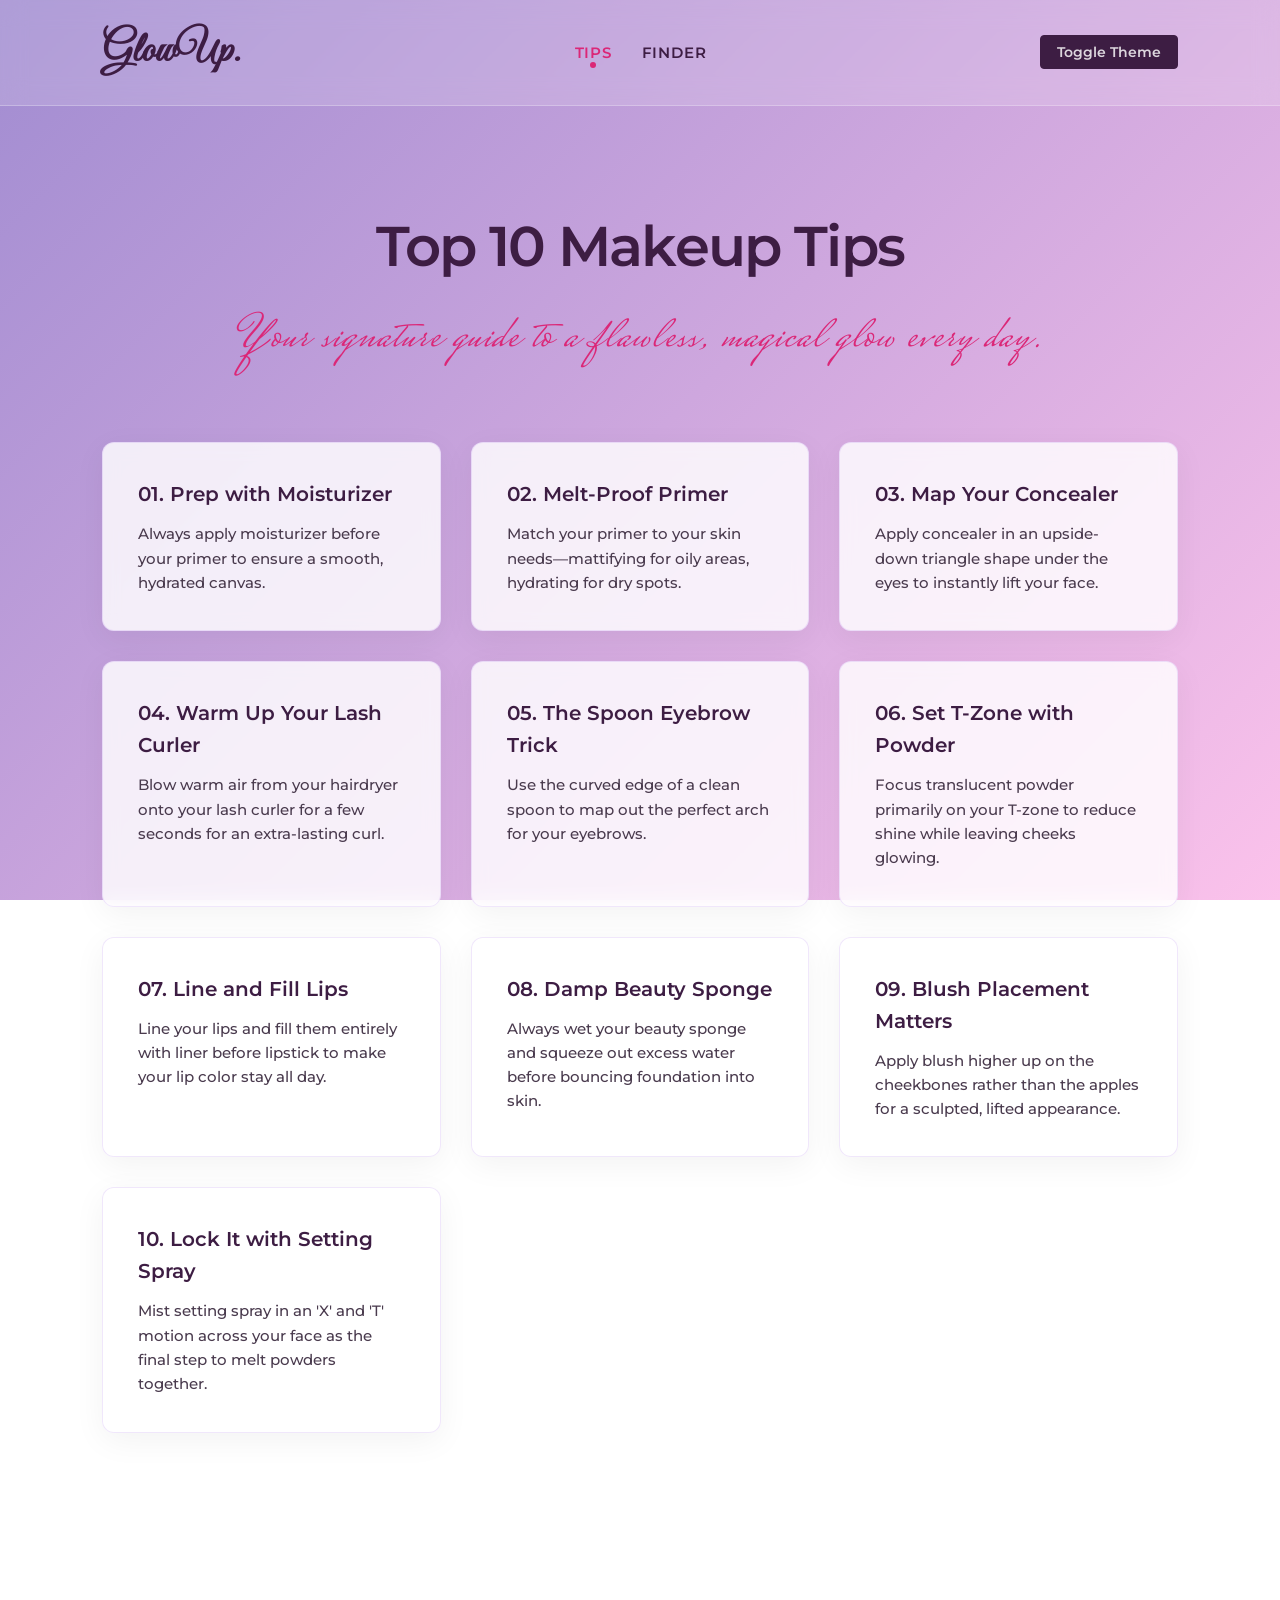
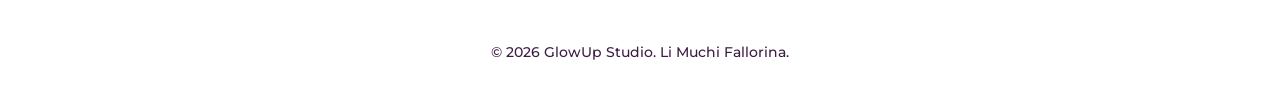
<file: index.html>
<!DOCTYPE html>
<html lang="en">
<head>
    <meta charset="UTF-8">
    <meta name="viewport" content="width=device-width, initial-scale=1.0">
    <title>GlowUp | Minimalist Guide</title>
    <link rel="preconnect" href="https://fonts.googleapis.com">
    <link rel="preconnect" href="https://fonts.gstatic.com" crossorigin>
    <link href="https://fonts.googleapis.com/css2?family=Great+Vibes&family=Mrs+Saint+Delafield&family=Montserrat:wght@300;400;500;600&display=swap" rel="stylesheet">
    <link rel="stylesheet" href="./style.css">
</head>
<body>

    <header>
        <div class="logo">GlowUp.</div>
        <nav>
            <ul>
                <li><a href="index.html" class="active">Tips</a></li>
                <li><a href="products.html">Finder</a></li>
            </ul>
        </nav>
        <button id="theme-toggle">Toggle Theme</button>
    </header>

    <main>
        <section class="hero">
            <h1>Top 10 Makeup Tips</h1>
            <p class="subtitle">Your signature guide to a flawless, magical glow every day.</p>
        </section>

        <section class="tips-container">
            <div class="tips-grid">
                <div class="tip-card">
                    <h3>01. Prep with Moisturizer</h3>
                    <p>Always apply moisturizer before your primer to ensure a smooth, hydrated canvas.</p>
                </div>
                <div class="tip-card">
                    <h3>02. Melt-Proof Primer</h3>
                    <p>Match your primer to your skin needs—mattifying for oily areas, hydrating for dry spots.</p>
                </div>
                <div class="tip-card">
                    <h3>03. Map Your Concealer</h3>
                    <p>Apply concealer in an upside-down triangle shape under the eyes to instantly lift your face.</p>
                </div>
                <div class="tip-card">
                    <h3>04. Warm Up Your Lash Curler</h3>
                    <p>Blow warm air from your hairdryer onto your lash curler for a few seconds for an extra-lasting curl.</p>
                </div>
                <div class="tip-card">
                    <h3>05. The Spoon Eyebrow Trick</h3>
                    <p>Use the curved edge of a clean spoon to map out the perfect arch for your eyebrows.</p>
                </div>
                <div class="tip-card">
                    <h3>06. Set T-Zone with Powder</h3>
                    <p>Focus translucent powder primarily on your T-zone to reduce shine while leaving cheeks glowing.</p>
                </div>
                <div class="tip-card">
                    <h3>07. Line and Fill Lips</h3>
                    <p>Line your lips and fill them entirely with liner before lipstick to make your lip color stay all day.</p>
                </div>
                <div class="tip-card">
                    <h3>08. Damp Beauty Sponge</h3>
                    <p>Always wet your beauty sponge and squeeze out excess water before bouncing foundation into skin.</p>
                </div>
                <div class="tip-card">
                    <h3>09. Blush Placement Matters</h3>
                    <p>Apply blush higher up on the cheekbones rather than the apples for a sculpted, lifted appearance.</p>
                </div>
                <div class="tip-card">
                    <h3>10. Lock It with Setting Spray</h3>
                    <p>Mist setting spray in an 'X' and 'T' motion across your face as the final step to melt powders together.</p>
                </div>
            </div>
        </section>
    </main>

    <footer>
        <p>&copy; 2026 GlowUp Studio. Li Muchi Fallorina.</p>
    </footer>

    <script src="./script.js"></script>
</body>
</html>
</file>
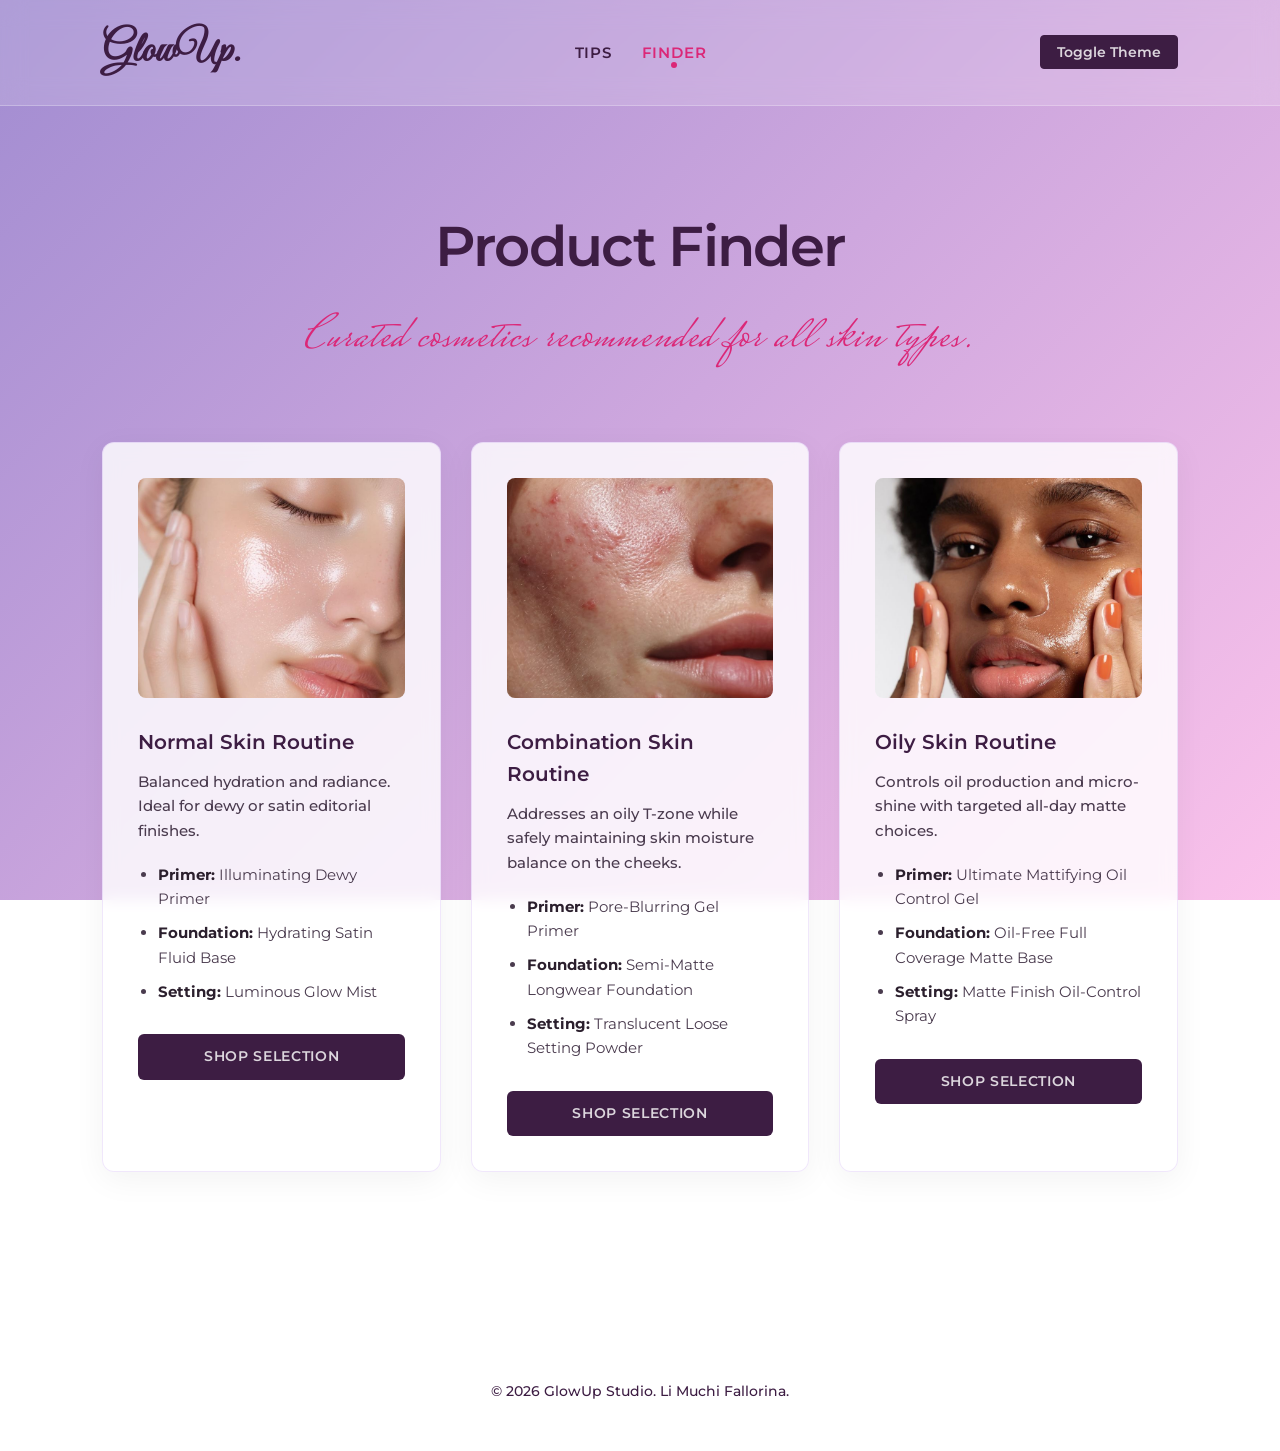
<file: products.html>
<!DOCTYPE html>
<html lang="en">
<head>
    <meta charset="UTF-8">
    <meta name="viewport" content="width=device-width, initial-scale=1.0">
    <title>GlowUp | Routine Finder</title>
    <link rel="preconnect" href="https://fonts.googleapis.com">
    <link rel="preconnect" href="https://fonts.gstatic.com" crossorigin>
    <link href="https://fonts.googleapis.com/css2?family=Great+Vibes&family=Mrs+Saint+Delafield&family=Montserrat:wght@300;400;500;600&display=swap" rel="stylesheet">
    <link rel="stylesheet" href="./style.css">
</head>
<body>

    <header>
        <div class="logo">GlowUp.</div>
        <nav>
            <ul>
                <li><a href="index.html">Tips</a></li>
                <li><a href="products.html" class="active">Finder</a></li>
            </ul>
        </nav>
        <button id="theme-toggle">Toggle Theme</button>
    </header>

    <main>
        <section class="hero">
            <h1>Product Finder</h1>
            <p class="subtitle">Curated cosmetics recommended for all skin types.</p>
        </section>

        <section class="skin-types-section">
            <div class="skin-grid">
                <div class="skin-card">
                    <img src="normal.jpg" alt="Balanced skin layout guide" class="skin-img">
                    <h3>Normal Skin Routine</h3>
                    <p class="skin-desc">Balanced hydration and radiance. Ideal for dewy or satin editorial finishes.</p>
                    <ul class="product-list">
                        <li><strong>Primer:</strong> Illuminating Dewy Primer</li>
                        <li><strong>Foundation:</strong> Hydrating Satin Fluid Base</li>
                        <li><strong>Setting:</strong> Luminous Glow Mist</li>
                    </ul>
                    <a href="https://www.amazon.com/s?k=dewy+makeup+set+normal+skin" target="_blank" class="amazon-btn">Shop Selection</a>
                </div>

                <div class="skin-card">
                    <img src="combination.jpg" alt="Combination complex balancing layout guide" class="skin-img">
                    <h3>Combination Skin Routine</h3>
                    <p class="skin-desc">Addresses an oily T-zone while safely maintaining skin moisture balance on the cheeks.</p>
                    <ul class="product-list">
                        <li><strong>Primer:</strong> Pore-Blurring Gel Primer</li>
                        <li><strong>Foundation:</strong> Semi-Matte Longwear Foundation</li>
                        <li><strong>Setting:</strong> Translucent Loose Setting Powder</li>
                    </ul>
                    <a href="https://www.amazon.com/s?k=makeup+for+combination+skin" target="_blank" class="amazon-btn">Shop Selection</a>
                </div>

                <div class="skin-card">
                    <img src="oily.jpg" alt="Sleek matte layout skin care guide" class="skin-img">
                    <h3>Oily Skin Routine</h3>
                    <p class="skin-desc">Controls oil production and micro-shine with targeted all-day matte choices.</p>
                    <ul class="product-list">
                        <li><strong>Primer:</strong> Ultimate Mattifying Oil Control Gel</li>
                        <li><strong>Foundation:</strong> Oil-Free Full Coverage Matte Base</li>
                        <li><strong>Setting:</strong> Matte Finish Oil-Control Spray</li>
                    </ul>
                    <a href="https://www.amazon.com/s?k=oil+control+matte+makeup" target="_blank" class="amazon-btn">Shop Selection</a>
                </div>
            </div>
        </section>
    </main>

    <footer>
        <p>&copy; 2026 GlowUp Studio. Li Muchi Fallorina.</p>
    </footer>

    <script src="./script.js"></script>
</body>
</html>
</file>
<file: style.css>
/* --- Global Reset & Google Fonts --- */
* {
    margin: 0;
    padding: 0;
    box-sizing: border-box;
    font-family: 'Montserrat', sans-serif;
    transition: background-color 0.4s ease, color 0.4s ease, border-color 0.4s ease;
}

/* --- Color Variables (Dynamic Contrast Fix) --- */
:root {
    /* Light Mode Settings */
    --text-main: #2b1f2d;           
    --text-muted: #4a3b4e;          
    --hero-title: #3d1d43;          /* Madilim na lilang-plum para kitang-kita sa light gradient */
    --hero-subtitle: #db2777;       /* Matingkad na pink para buhay na buhay */
    --card-bg: rgba(255, 255, 255, 0.82); 
    --card-border: rgba(155, 93, 229, 0.15);
    --gradient-overlay: rgba(255, 255, 255, 0); /* Walang takip sa light mode */
}

body.dark-theme {
    /* Dark Mode Settings - Dito natin aayusin yung hindi nakikitang text! */
    --text-main: #ffffff;           
    --text-muted: #e0d5e3;          
    --hero-title: #ffffff;          /* Puting-puti para lumitaw sa madilim na background */
    --hero-subtitle: #fbc2eb;       /* Maliwanag na pastel pink/purple para sa dark theme */
    --card-bg: rgba(22, 15, 27, 0.88); 
    --card-border: rgba(241, 91, 181, 0.3);
    /* Naglalagay ng madilim na layer sa ibabaw ng gradient para luminaw ang puting text */
    --gradient-overlay: rgba(0, 0, 0, 0.5); 
}

/* --- 🌟 FLUID BACKROUND GRADIENT WITH DARK OVERLAY CONTROLLER 🌟 --- */
@keyframes fluidBackground {
    0% { background-position: 0% 50%; }
    50% { background-position: 100% 50%; }
    100% { background-position: 0% 50%; }
}

body {
    color: var(--text-main);
    line-height: 1.6;
    position: relative;
    min-height: 100vh;
    
    /* Vibrant, rich gradient background */
    background: linear-gradient(-45deg, #ff9a9e, #fecfef, #c3b1e1, #fbc2eb, #a18cd1);
    background-size: 400% 400%;
    animation: fluidBackground 12s ease infinite;
    background-attachment: fixed;
}

/* Ang mahiwagang overlay na nag-o-on lang tuwing dark mode para readable ang text! */
body::before {
    content: '';
    position: fixed;
    top: 0;
    left: 0;
    width: 100%;
    height: 100%;
    background-color: var(--gradient-overlay);
    z-index: -1; /* Mananatili sa likod ng mga cards at text */
    pointer-events: none;
    transition: background-color 0.4s ease;
}

/* --- Navigation Header Area --- */
header {
    background: rgba(255, 255, 255, 0.15);
    backdrop-filter: blur(12px);
    -webkit-backdrop-filter: blur(12px);
    display: flex;
    justify-content: space-between;
    align-items: center;
    padding: 1.2rem 8%;
    position: sticky;
    top: 0;
    z-index: 100;
    border-bottom: 1px solid rgba(255, 255, 255, 0.25);
}

body.dark-theme header {
    background: rgba(0, 0, 0, 0.3);
    border-bottom: 1px solid rgba(255, 255, 255, 0.1);
}

.logo {
    font-family: 'Great Vibes', cursive;
    font-size: 2.6rem;
    font-weight: bold;
    color: var(--hero-title);
}

nav ul {
    display: flex;
    list-style: none;
    gap: 30px;
}

nav ul li a {
    text-decoration: none;
    color: var(--hero-title);
    font-weight: 600;
    font-size: 0.95rem;
    text-transform: uppercase;
    letter-spacing: 0.05em;
    padding-bottom: 4px;
    position: relative;
}

nav ul li a.active, nav ul li a:hover {
    color: var(--hero-subtitle);
}

nav ul li a.active::after {
    content: '';
    position: absolute;
    bottom: -2px;
    left: 50%;
    transform: translateX(-50%);
    width: 6px;
    height: 6px;
    background-color: var(--hero-subtitle);
    border-radius: 50%;
}

#theme-toggle {
    background-color: var(--hero-title);
    color: var(--card-bg);
    border: 1px solid var(--hero-title);
    padding: 8px 16px;
    border-radius: 4px;
    cursor: pointer;
    font-weight: 600;
    font-size: 0.85rem;
}

#theme-toggle:hover {
    background-color: transparent;
    color: var(--hero-title);
}

/* --- Hero Section Text Custom Changes --- */
.hero {
    text-align: center;
    padding: 6rem 1rem 3rem 1rem;
    max-width: 900px;
    margin: 0 auto;
}

/* 🌟 DYNAMIC TEXT COLOR FIX: Gagamit ng automatic contrasting variables! */
.hero h1 {
    font-family: 'Montserrat', sans-serif;
    font-size: 3.5rem;
    font-weight: 600;
    color: var(--hero-title); /* Nagbabago depende sa theme! */
    letter-spacing: -0.03em;
    margin-bottom: 15px;
}

/* 🌟 CURSIVE FIX: Malinaw na contrast para sa signature sub-text niyo pre */
.subtitle {
    font-family: 'Mrs Saint Delafield', cursive;
    font-size: 3rem;
    color: var(--hero-subtitle); /* Puting pastel sa dark mode, matingkad sa light mode! */
    margin-top: -5px;
    letter-spacing: 1px;
}

/* --- Responsive Layout Columns Systems --- */
.tips-container, .skin-types-section {
    padding: 1rem 8% 6rem 8%;
}

.tips-grid, .skin-grid {
    display: grid;
    grid-template-columns: repeat(auto-fit, minmax(300px, 1fr));
    gap: 30px;
}

/* --- Smooth Translucent Card Components --- */
.tip-card, .skin-card {
    background-color: var(--card-bg);
    padding: 35px;
    border-radius: 12px;
    border: 1px solid var(--card-border);
    backdrop-filter: blur(8px);
    -webkit-backdrop-filter: blur(8px);
    box-shadow: 0 8px 32px rgba(0, 0, 0, 0.05);
}

.tip-card:hover, .skin-card:hover {
    transform: translateY(-5px);
    border-color: var(--hero-subtitle);
    box-shadow: 0 12px 24px rgba(155, 93, 229, 0.15);
}

.tip-card h3, .skin-card h3 {
    font-size: 1.25rem;
    font-weight: 600;
    margin-bottom: 12px;
    color: var(--hero-title);
}

.tip-card p, .skin-desc {
    font-size: 0.95rem;
    color: var(--text-muted);
    font-weight: 500;
}

/* --- Product Image Display Adjustments --- */
.skin-img {
    width: 100%;
    height: 220px;
    object-fit: cover;
    border-radius: 8px;
    margin-bottom: 20px;
}

.product-list {
    margin: 20px 0 30px 20px;
    color: var(--text-muted);
    font-size: 0.95rem;
}

.product-list li {
    margin-bottom: 10px;
}

.product-list strong {
    color: var(--text-main);
}

/* --- Amazon Custom Action Button --- */
.amazon-btn {
    display: block;
    text-align: center;
    background-color: var(--hero-title);
    color: var(--card-bg);
    text-decoration: none;
    font-size: 0.85rem;
    font-weight: 600;
    letter-spacing: 0.05em;
    text-transform: uppercase;
    padding: 12px;
    border-radius: 6px;
}

.amazon-btn:hover {
    background-color: var(--hero-subtitle);
    color: #ffffff;
}

/* --- Footer --- */
footer {
    text-align: center;
    padding: 3rem;
    border-top: 1px solid rgba(255, 255, 255, 0.2);
    margin-top: 4rem;
    font-size: 0.85rem;
    color: var(--hero-title);
    font-weight: 500;
}

/* --- Responsiveness System --- */
@media (max-width: 768px) {
    header {
        flex-direction: column;
        gap: 15px;
        padding: 1.5rem 2%;
    }
    nav ul {
        gap: 15px;
    }
    .hero h1 {
        font-size: 2.8rem;
    }
    .subtitle {
        font-size: 2.2rem;
    }
}
</file>
